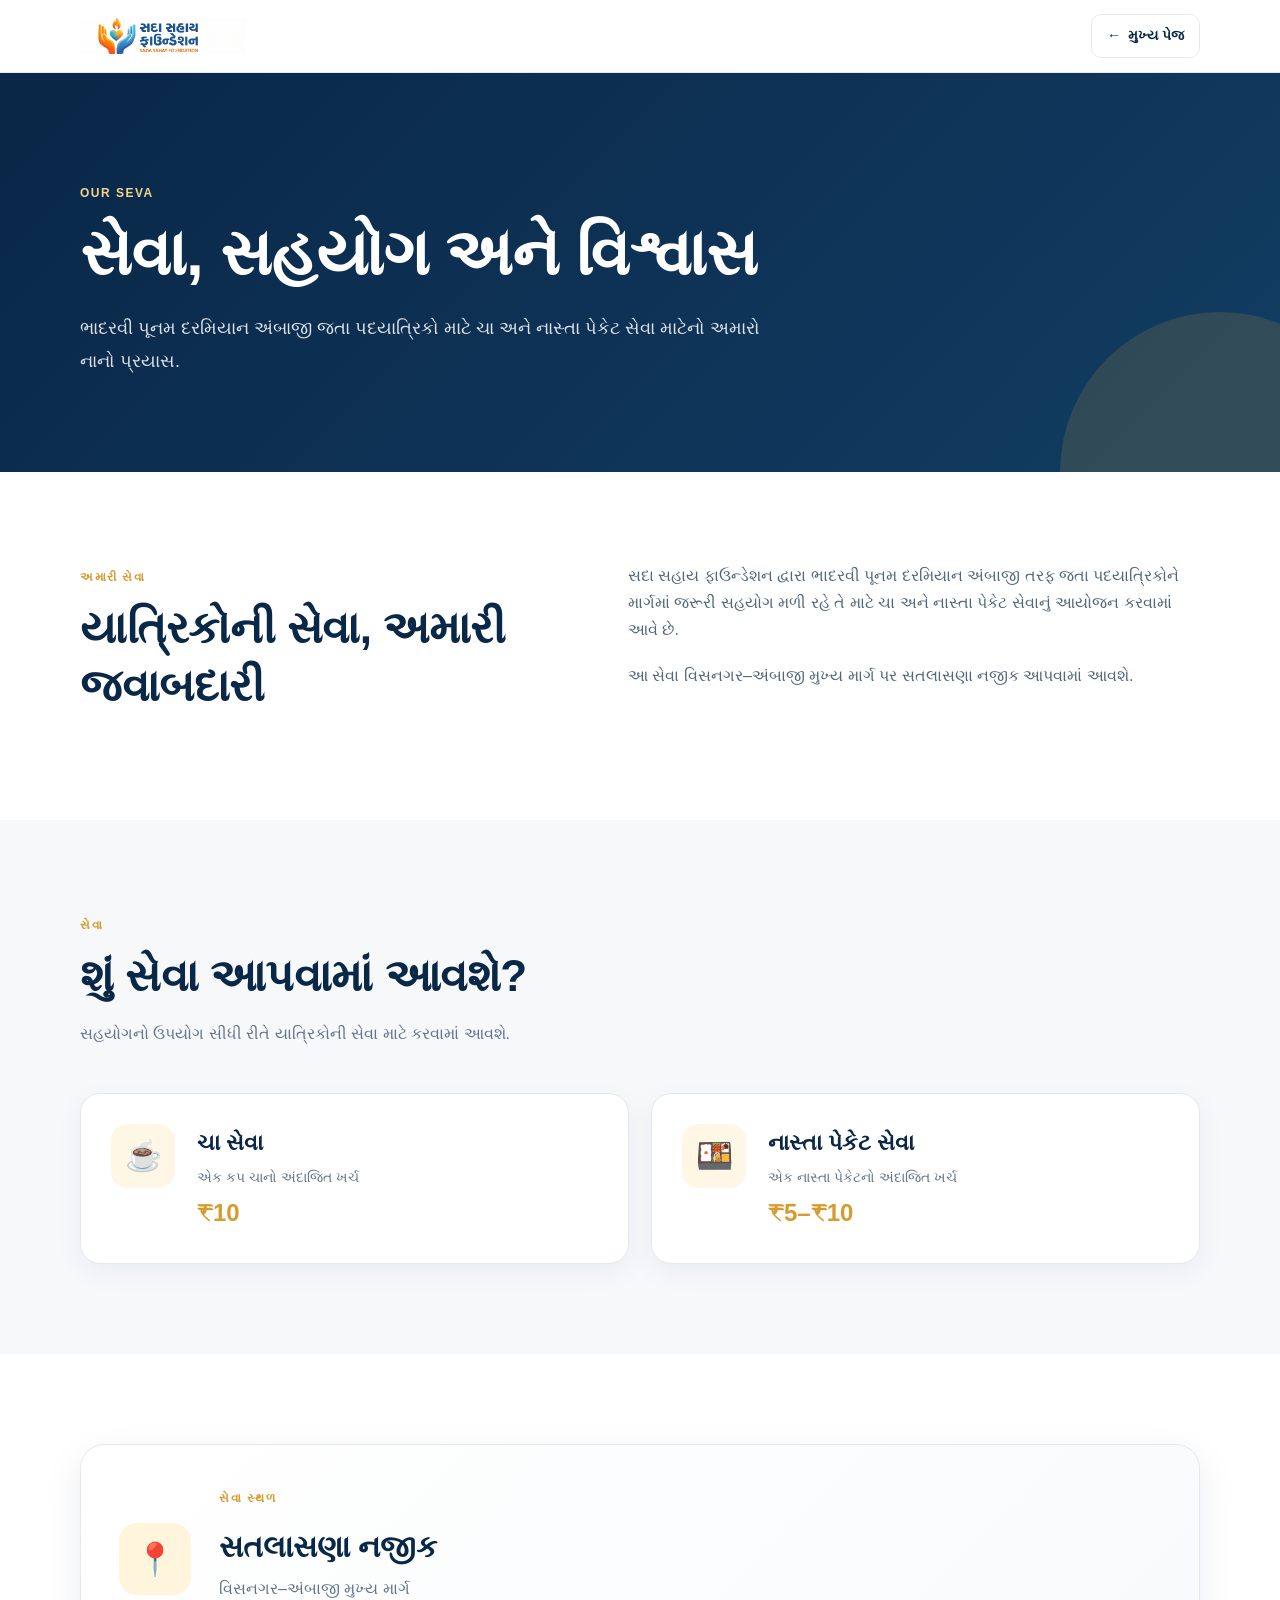
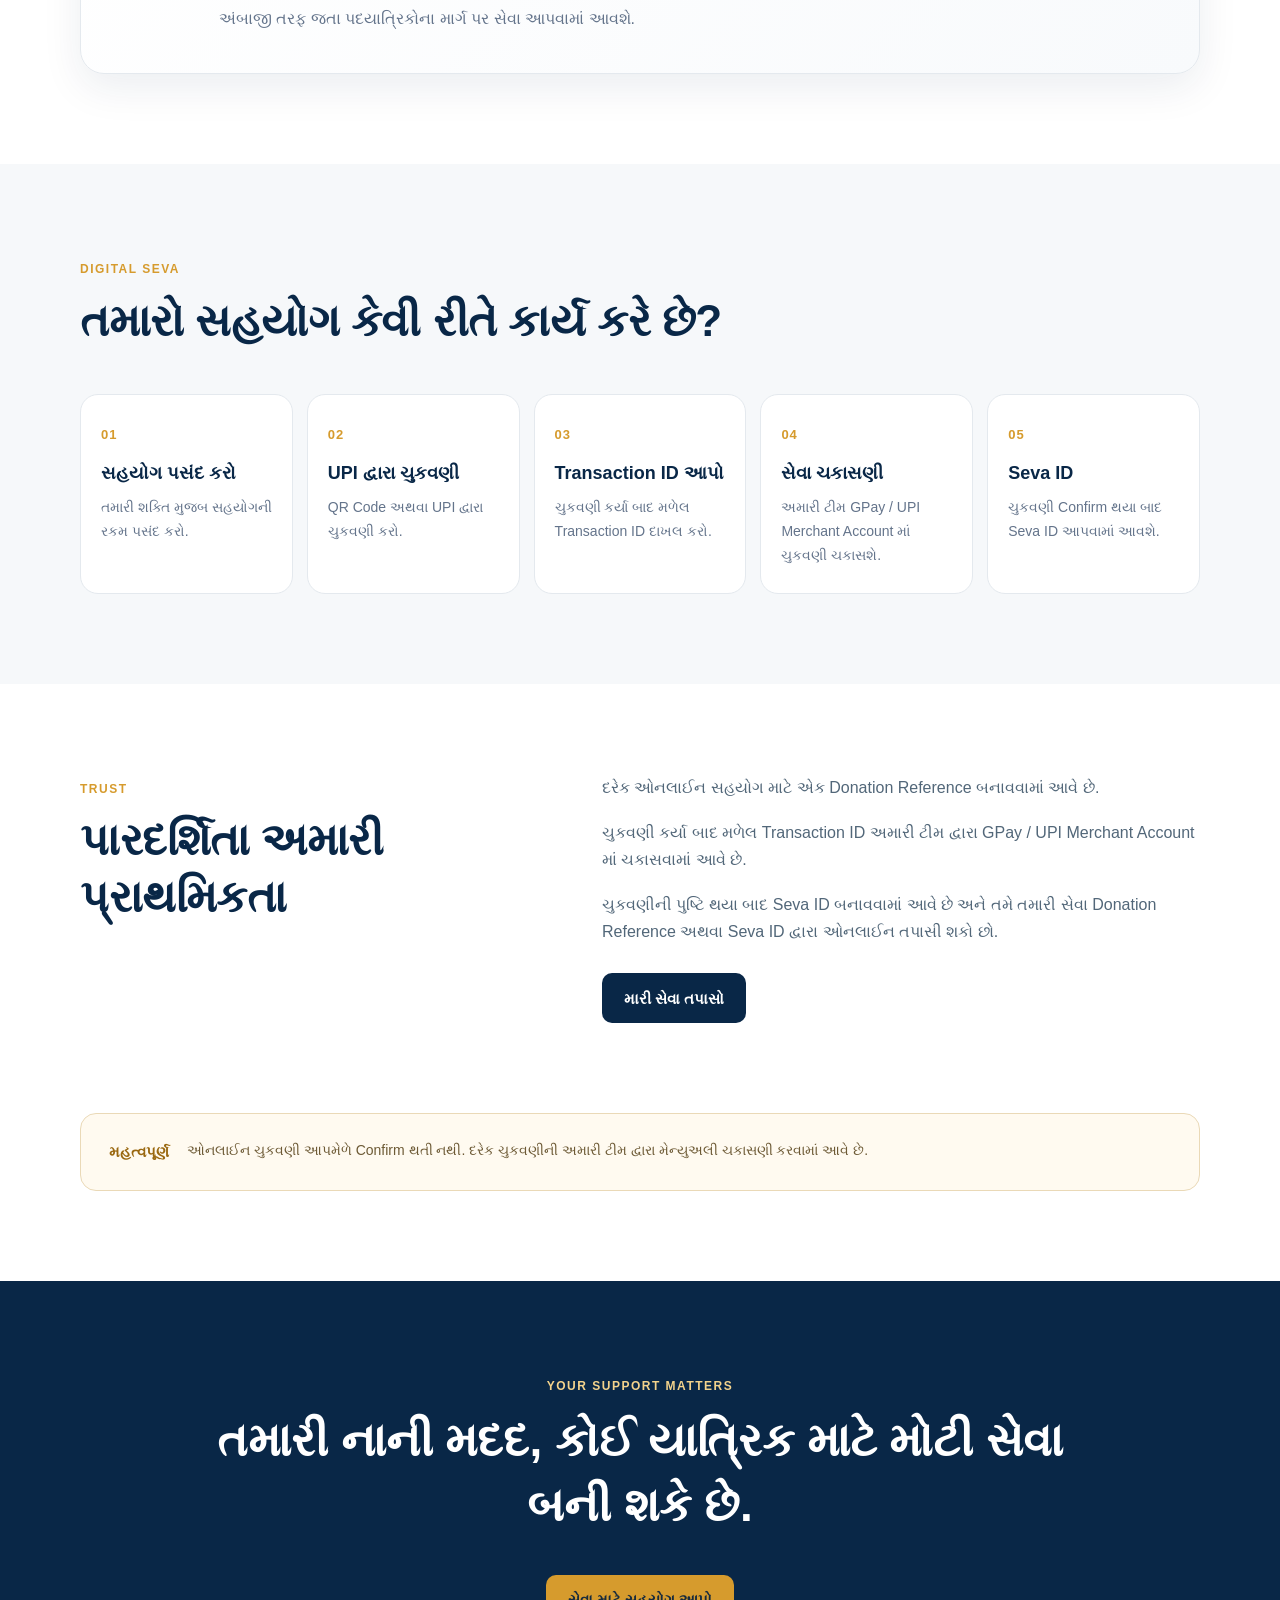
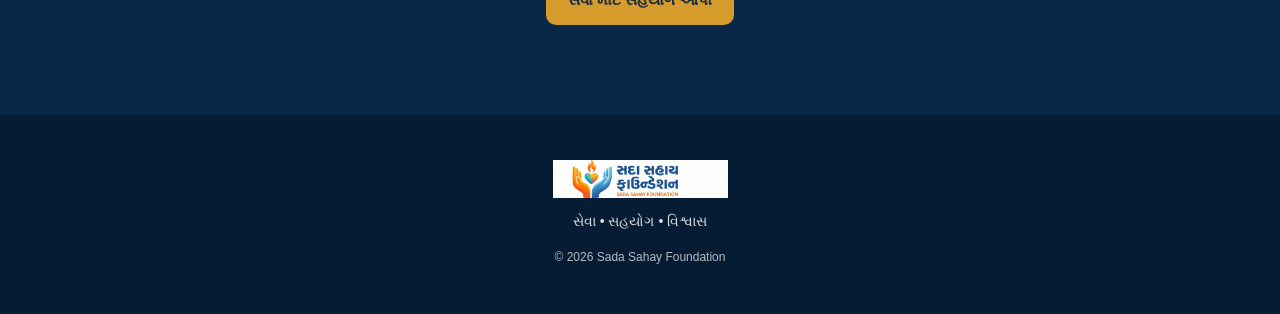
<file: about.html>
<!DOCTYPE html>
<html lang="gu">

<head>

    <meta charset="UTF-8">

    <meta name="viewport" content="width=device-width, initial-scale=1.0">

    <title>
        અમારા વિશે | સદા સહાય ફાઉન્ડેશન
    </title>

    <meta
        name="description"
        content="સદા સહાય ફાઉન્ડેશનની ભાદરવી પૂનમ ૨૦૨૬ સેવા, પદયાત્રિકો માટેની ચા અને નાસ્તા પેકેટ સેવા તથા ડિજિટલ સેવા વ્યવસ્થા વિશે જાણો."
    >

    <meta name="robots" content="index, follow">

    <link
        rel="canonical"
        href="https://ambaji.citysetu.in/about.html"
    >
    <link rel="stylesheet" href="./css/about.css">

    <link
        rel="icon"
        type="image/png"
        href="./assets/logo.png"
    >

</head>


<body>


    <!-- =========================================
         HEADER
    ========================================= -->

    <header class="about-header">

        <div class="container header-inner">

            <a
                href="./index.html"
                class="brand"
            >

                <img
                    src="./assets/logo.png"
                    alt="સદા સહાય ફાઉન્ડેશન"
                >

            </a>


            <a
                href="./index.html"
                class="back-link"
            >

                ←
                <span data-i18n="backToHome">
                    મુખ્ય પેજ
                </span>

            </a>

        </div>

    </header>



    <!-- =========================================
         HERO
    ========================================= -->

    <section class="about-hero">

        <div class="container">

            <span
                class="eyebrow"
                data-i18n="aboutHeroEyebrow"
            >
                OUR SEVA
            </span>


            <h1 data-i18n="aboutHeroHeading">
                સેવા, સહયોગ અને વિશ્વાસ
            </h1>


            <p data-i18n="aboutHeroDescription">
                ભાદરવી પૂનમ દરમિયાન અંબાજી જતા
                પદયાત્રિકો માટે ચા અને નાસ્તા પેકેટ
                સેવા માટેનો અમારો નાનો પ્રયાસ.
            </p>

        </div>

    </section>



    <main>


        <!-- =========================================
             WHO WE ARE
        ========================================= -->

        <section class="section">

            <div class="container two-column">

                <div>

                    <span
                        class="eyebrow"
                        data-i18n="aboutOurSeva"
                    >
                        અમારી સેવા
                    </span>


                    <h2 data-i18n="aboutResponsibilityHeading">
                        યાત્રિકોની સેવા,
                        અમારી જવાબદારી
                    </h2>

                </div>


                <div>

                    <p data-i18n="aboutParagraph1">
                        સદા સહાય ફાઉન્ડેશન દ્વારા ભાદરવી
                        પૂનમ દરમિયાન અંબાજી તરફ જતા
                        પદયાત્રિકોને માર્ગમાં જરૂરી સહયોગ
                        મળી રહે તે માટે ચા અને નાસ્તા પેકેટ
                        સેવાનું આયોજન કરવામાં આવે છે.
                    </p>


                    <p data-i18n="aboutParagraph2">
                        આ સેવા વિસનગર–અંબાજી મુખ્ય માર્ગ
                        પર સતલાસણા નજીક આપવામાં આવશે.
                    </p>

                </div>

            </div>

        </section>



        <!-- =========================================
             SERVICE
        ========================================= -->

        <section class="section light-section">

            <div class="container">

                <div class="section-heading">

                    <span
                        class="eyebrow"
                        data-i18n="aboutSeva"
                    >
                        સેવા
                    </span>


                    <h2 data-i18n="aboutServiceHeading">
                        શું સેવા આપવામાં આવશે?
                    </h2>


                    <p data-i18n="aboutServiceDescription">
                        સહયોગનો ઉપયોગ સીધી રીતે
                        યાત્રિકોની સેવા માટે કરવામાં આવશે.
                    </p>

                </div>


                <div class="service-grid">


                    <article class="service-card">

                        <div class="service-icon">
                            ☕
                        </div>


                        <div>

                            <h3 data-i18n="teaService">
                                ચા સેવા
                            </h3>


                            <p data-i18n="teaCostText">
                                એક કપ ચાનો અંદાજિત ખર્ચ
                            </p>


                            <strong>
                                ₹10
                            </strong>

                        </div>

                    </article>



                    <article class="service-card">

                        <div class="service-icon">
                            🍱
                        </div>


                        <div>

                            <h3 data-i18n="snackService">
                                નાસ્તા પેકેટ સેવા
                            </h3>


                            <p data-i18n="snackCostText">
                                એક નાસ્તા પેકેટનો અંદાજિત ખર્ચ
                            </p>


                            <strong>
                                ₹5–₹10
                            </strong>

                        </div>

                    </article>


                </div>

            </div>

        </section>



        <!-- =========================================
             LOCATION
        ========================================= -->

        <section class="section">

            <div class="container location-card">

                <div class="location-icon">
                    📍
                </div>


                <div>

                    <span
                        class="eyebrow"
                        data-i18n="aboutLocation"
                    >
                        સેવા સ્થળ
                    </span>


                    <h2 data-i18n="aboutLocationHeading">
                        સતલાસણા નજીક
                    </h2>


                    <p data-i18n="aboutLocationRoute">
                        વિસનગર–અંબાજી મુખ્ય માર્ગ
                    </p>


                    <p data-i18n="aboutLocationDescription">
                        અંબાજી તરફ જતા પદયાત્રિકોના
                        માર્ગ પર સેવા આપવામાં આવશે.
                    </p>

                </div>

            </div>

        </section>



        <!-- =========================================
             HOW IT WORKS
        ========================================= -->

        <section class="section light-section">

            <div class="container">

                <div class="section-heading">

                    <span
                        class="eyebrow"
                        data-i18n="digitalSeva"
                    >
                        DIGITAL SEVA
                    </span>


                    <h2 data-i18n="aboutHowItWorksHeading">
                        તમારો સહયોગ કેવી રીતે કાર્ય કરે છે?
                    </h2>

                </div>


                <div class="steps-grid">


                    <div class="step-card">

                        <span>
                            01
                        </span>


                        <h3 data-i18n="step1Heading">
                            સહયોગ પસંદ કરો
                        </h3>


                        <p data-i18n="step1Description">
                            તમારી શક્તિ મુજબ સહયોગની
                            રકમ પસંદ કરો.
                        </p>

                    </div>



                    <div class="step-card">

                        <span>
                            02
                        </span>


                        <h3 data-i18n="step2Heading">
                            UPI દ્વારા ચુકવણી
                        </h3>


                        <p data-i18n="step2Description">
                            QR Code અથવા UPI દ્વારા
                            ચુકવણી કરો.
                        </p>

                    </div>



                    <div class="step-card">

                        <span>
                            03
                        </span>


                        <h3 data-i18n="step3Heading">
                            Transaction ID આપો
                        </h3>


                        <p data-i18n="step3Description">
                            ચુકવણી કર્યા બાદ મળેલ
                            Transaction ID દાખલ કરો.
                        </p>

                    </div>



                    <div class="step-card">

                        <span>
                            04
                        </span>


                        <h3 data-i18n="step4Heading">
                            સેવા ચકાસણી
                        </h3>


                        <p data-i18n="step4Description">
                            અમારી ટીમ GPay / UPI Merchant
                            Account માં ચુકવણી ચકાસશે.
                        </p>

                    </div>



                    <div class="step-card">

                        <span>
                            05
                        </span>


                        <h3 data-i18n="step5Heading">
                            Seva ID
                        </h3>


                        <p data-i18n="step5Description">
                            ચુકવણી Confirm થયા બાદ
                            Seva ID આપવામાં આવશે.
                        </p>

                    </div>


                </div>

            </div>

        </section>



        <!-- =========================================
             TRANSPARENCY
        ========================================= -->

        <section class="section">

            <div class="container transparency">

                <div>

                    <span
                        class="eyebrow"
                        data-i18n="trust"
                    >
                        TRUST
                    </span>


                    <h2 data-i18n="transparencyHeading">
                        પારદર્શિતા અમારી પ્રાથમિકતા
                    </h2>

                </div>


                <div class="transparency-content">

                    <p data-i18n="transparencyParagraph1">
                        દરેક ઓનલાઈન સહયોગ માટે એક
                        Donation Reference બનાવવામાં આવે છે.
                    </p>


                    <p data-i18n="transparencyParagraph2">
                        ચુકવણી કર્યા બાદ મળેલ Transaction ID
                        અમારી ટીમ દ્વારા GPay / UPI Merchant
                        Account માં ચકાસવામાં આવે છે.
                    </p>


                    <p data-i18n="transparencyParagraph3">
                        ચુકવણીની પુષ્ટિ થયા બાદ Seva ID
                        બનાવવામાં આવે છે અને તમે તમારી સેવા
                        Donation Reference અથવા Seva ID દ્વારા
                        ઓનલાઈન તપાસી શકો છો.
                    </p>


                    <a
                        href="./status.html"
                        class="btn"
                        data-i18n="checkMySeva"
                    >
                        મારી સેવા તપાસો
                    </a>

                </div>

            </div>

        </section>



        <!-- =========================================
             IMPORTANT NOTE
        ========================================= -->

        <section class="section note-section">

            <div class="container">

                <div class="note-card">

                    <strong data-i18n="important">
                        મહત્વપૂર્ણ
                    </strong>


                    <p data-i18n="importantDescription">
                        ઓનલાઈન ચુકવણી આપમેળે Confirm થતી નથી.
                        દરેક ચુકવણીની અમારી ટીમ દ્વારા
                        મેન્યુઅલી ચકાસણી કરવામાં આવે છે.
                    </p>

                </div>

            </div>

        </section>



        <!-- =========================================
             CTA
        ========================================= -->

        <section class="about-cta">

            <div class="container">

                <span
                    class="eyebrow"
                    data-i18n="yourSupportMatters"
                >
                    YOUR SUPPORT MATTERS
                </span>


                <h2 data-i18n="donateHeading">
                    તમારી નાની મદદ,
                    કોઈ યાત્રિક માટે મોટી સેવા બની શકે છે.
                </h2>


                <a
                    href="./donate.html"
                    class="btn btn-primary"
                    data-i18n="donateForSeva"
                >
                    સેવા માટે સહયોગ આપો
                </a>

            </div>

        </section>


    </main>



    <!-- =========================================
         FOOTER
    ========================================= -->

    <footer class="footer">

        <div class="container">

            <img
                src="./assets/logo.png"
                alt="સદા સહાય ફાઉન્ડેશન"
            >


            <p data-i18n="footerTagline">
                સેવા • સહયોગ • વિશ્વાસ
            </p>


            <small>
                © 2026 Sada Sahay Foundation
            </small>

        </div>

    </footer>


    <!-- LANGUAGE SYSTEM -->

    <script
        type="module"
        src="./js/language.js"
    ></script>


</body>

</html>
</file>
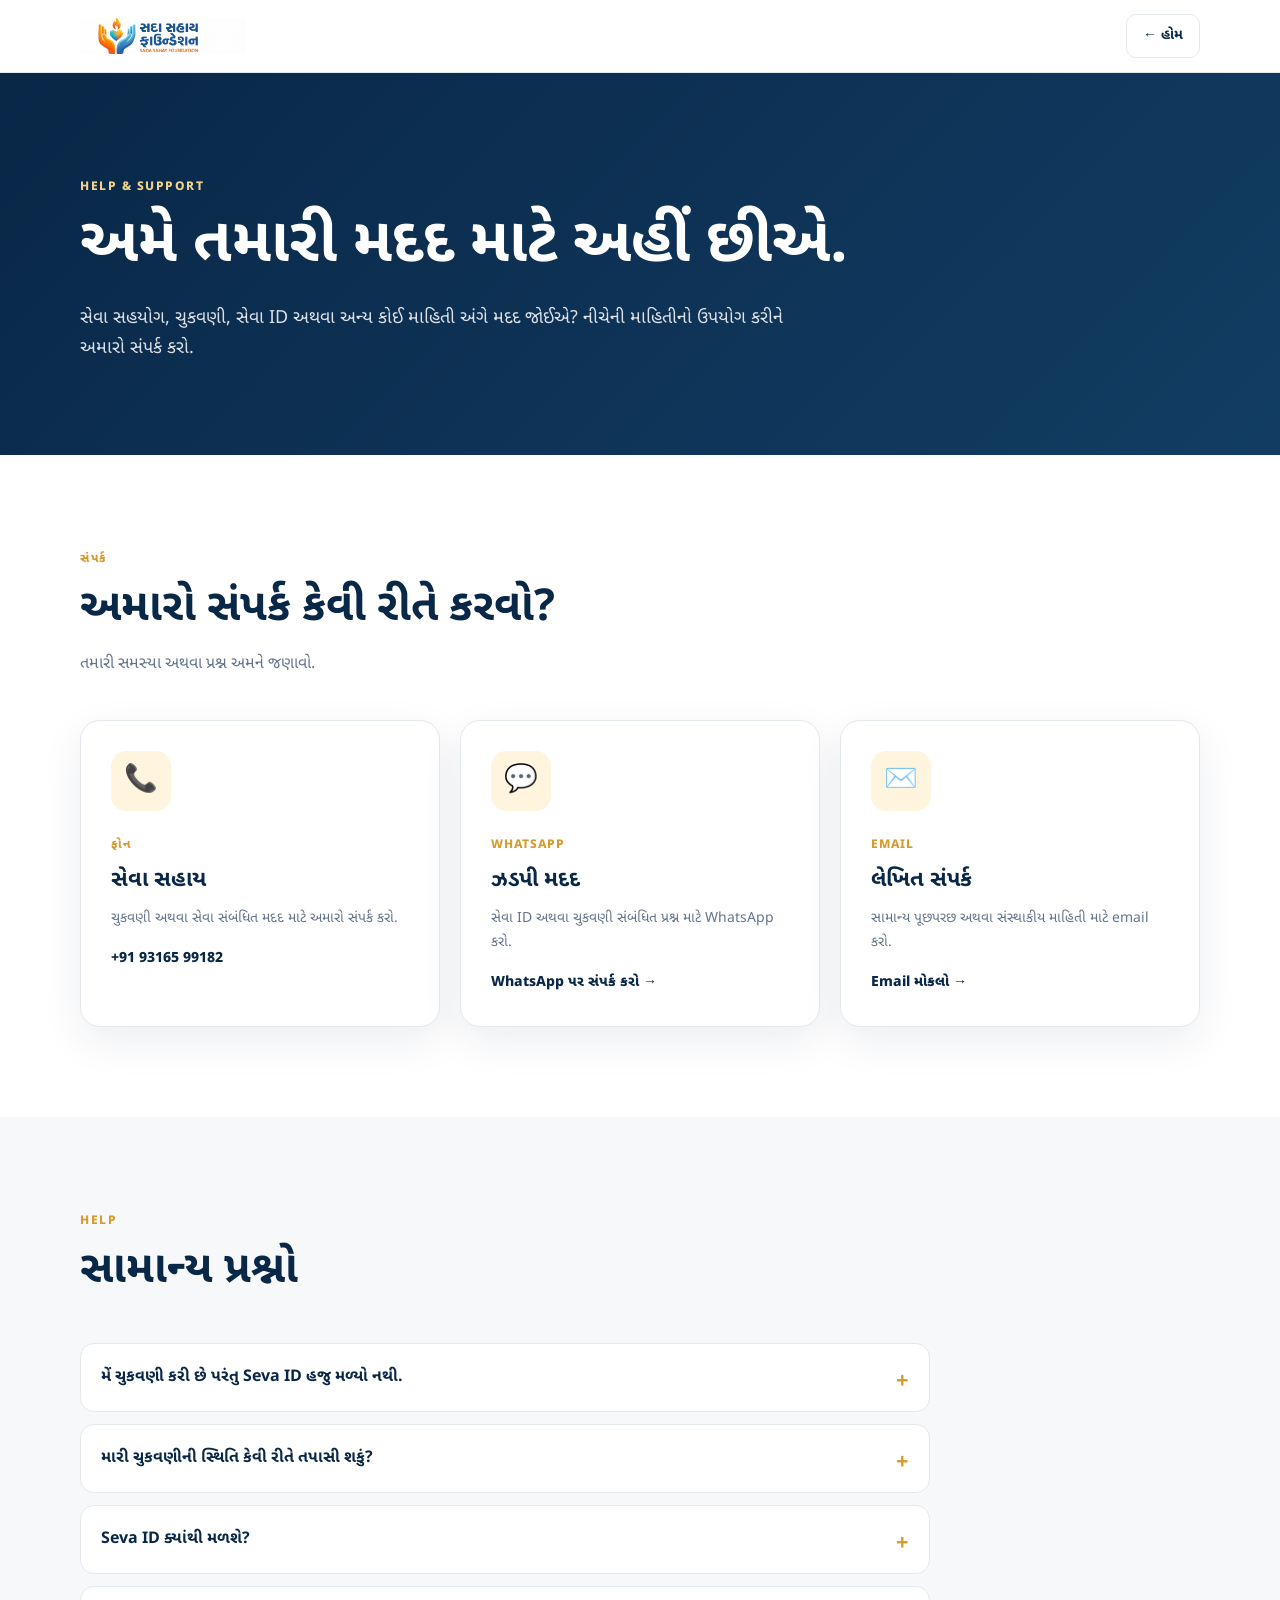
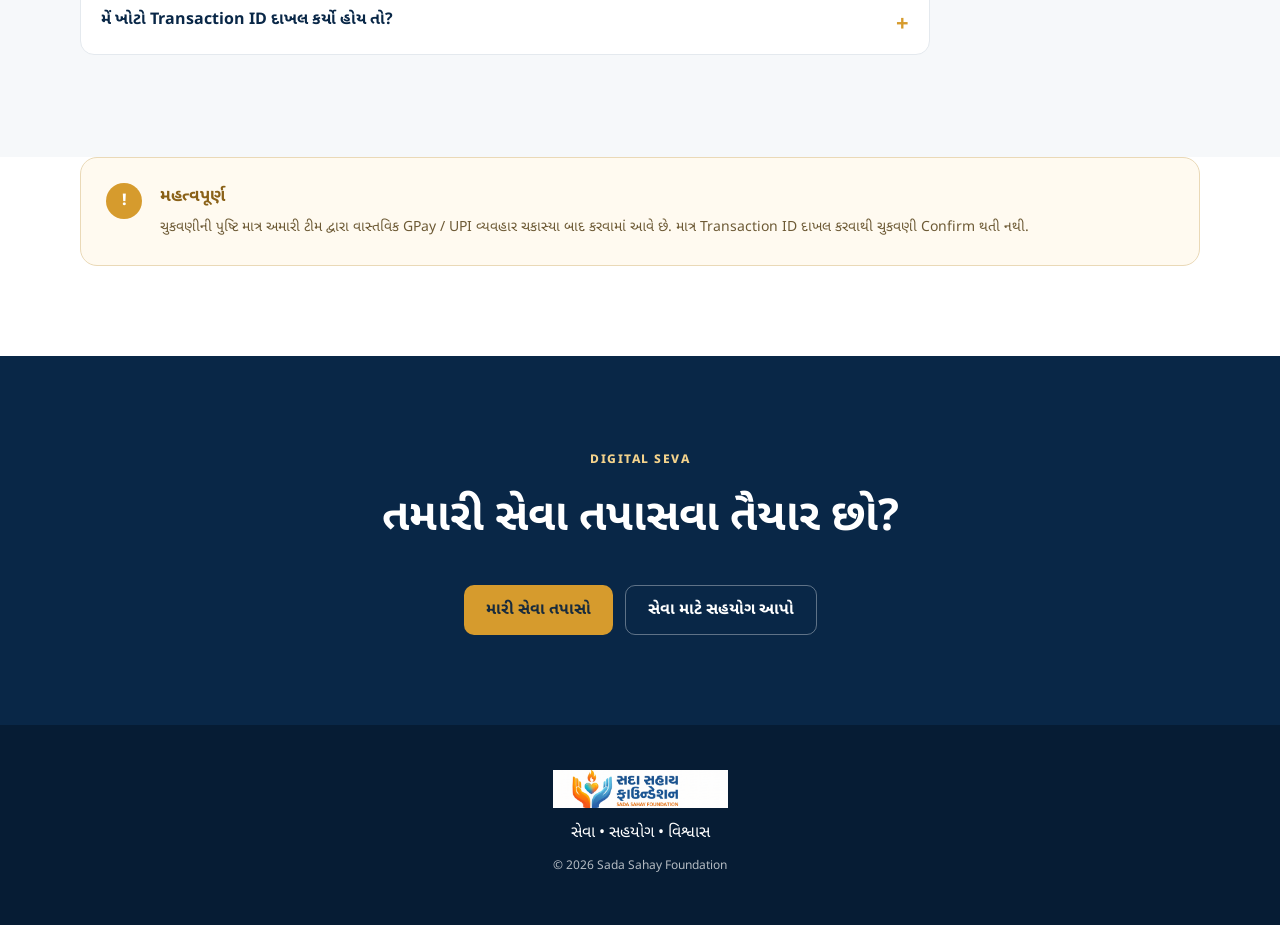
<file: contact.html>
<!DOCTYPE html>
<html lang="gu">

<head>

    <meta charset="UTF-8">

    <meta name="viewport" content="width=device-width, initial-scale=1.0">

    <meta name="description"
        content="સદા સહાય ફાઉન્ડેશનનો સંપર્ક કરો. ભાદરવી પૂનમ સેવા ૨૦૨૬ સંબંધિત મદદ અને માહિતી માટે સંપર્ક.">

    <title>
        સંપર્ક અને મદદ | સદા સહાય ફાઉન્ડેશન
    </title>

    <link rel="preconnect" href="https://fonts.googleapis.com">

    <link rel="preconnect" href="https://fonts.gstatic.com" crossorigin>

    <link href="https://fonts.googleapis.com/css2?family=Noto+Sans+Gujarati:wght@400;500;600;700;800&display=swap"
        rel="stylesheet">

    <link rel="stylesheet" href="./css/contact.css">

</head>


<body>


    <!-- =========================================
     HEADER
========================================= -->

    <header class="contact-header">

        <div class="container header-inner">

            <a href="./index.html" class="brand">

                <img src="./assets/logo.png" alt="સદા સહાય ફાઉન્ડેશન">

            </a>


            <a href="./index.html" class="back-link">
                ← હોમ
            </a>

        </div>

    </header>



    <main>


        <!-- =========================================
     HERO
========================================= -->

        <section class="contact-hero">

            <div class="container">

                <span class="eyebrow">
                    HELP & SUPPORT
                </span>

                <h1>
                    અમે તમારી મદદ માટે અહીં છીએ.
                </h1>

                <p>
                    સેવા સહયોગ, ચુકવણી, સેવા ID અથવા
                    અન્ય કોઈ માહિતી અંગે મદદ જોઈએ?
                    નીચેની માહિતીનો ઉપયોગ કરીને અમારો સંપર્ક કરો.
                </p>

            </div>

        </section>



        <!-- =========================================
     CONTACT OPTIONS
========================================= -->

        <section class="section">

            <div class="container">

                <div class="section-heading">

                    <span class="eyebrow">
                        સંપર્ક
                    </span>

                    <h2>
                        અમારો સંપર્ક કેવી રીતે કરવો?
                    </h2>

                    <p>
                        તમારી સમસ્યા અથવા પ્રશ્ન અમને જણાવો.
                    </p>

                </div>


                <div class="contact-grid">


                    <!-- PHONE -->

                    <article class="contact-card">

                        <div class="contact-icon">
                            📞
                        </div>

                        <div>

                            <span class="card-label">
                                ફોન
                            </span>

                            <h3>
                                સેવા સહાય
                            </h3>

                            <p>
                                ચુકવણી અથવા સેવા સંબંધિત
                                મદદ માટે અમારો સંપર્ક કરો.
                            </p>

                            <a href="tel:+919316599182" class="contact-link">
                                +91 93165 99182
                            </a>

                        </div>

                    </article>



                    <!-- WHATSAPP -->

                    <article class="contact-card">

                        <div class="contact-icon">
                            💬
                        </div>

                        <div>

                            <span class="card-label">
                                WhatsApp
                            </span>

                            <h3>
                                ઝડપી મદદ
                            </h3>

                            <p>
                                સેવા ID અથવા ચુકવણી સંબંધિત
                                પ્રશ્ન માટે WhatsApp કરો.
                            </p>

                            <a href="https://wa.me/919316599182" class="contact-link">
                                WhatsApp પર સંપર્ક કરો →
                            </a>

                        </div>

                    </article>



                    <!-- EMAIL -->

                    <article class="contact-card">

                        <div class="contact-icon">
                            ✉️
                        </div>

                        <div>

                            <span class="card-label">
                                Email
                            </span>

                            <h3>
                                લેખિત સંપર્ક
                            </h3>

                            <p>
                                સામાન્ય પૂછપરછ અથવા સંસ્થાકીય
                                માહિતી માટે email કરો.
                            </p>

                            <a href="mailto:YOUR_EMAIL@example.com" class="contact-link">
                                Email મોકલો →
                            </a>

                        </div>

                    </article>


                </div>

            </div>

        </section>



        <!-- =========================================
     COMMON QUESTIONS
========================================= -->

        <section class="section faq-section">

            <div class="container">

                <div class="section-heading">

                    <span class="eyebrow">
                        HELP
                    </span>

                    <h2>
                        સામાન્ય પ્રશ્નો
                    </h2>

                </div>


                <div class="faq-list">


                    <details class="faq-item">

                        <summary>
                            મેં ચુકવણી કરી છે પરંતુ Seva ID હજુ મળ્યો નથી.
                        </summary>

                        <p>
                            ચુકવણી કર્યા પછી Transaction ID દાખલ કરો.
                            અમારી ટીમ ચુકવણી ચકાસ્યા બાદ Seva ID
                            આપવામાં આવશે.
                        </p>

                    </details>



                    <details class="faq-item">

                        <summary>
                            મારી ચુકવણીની સ્થિતિ કેવી રીતે તપાસી શકું?
                        </summary>

                        <p>
                            "મારી સેવા" પેજ પર જઈને તમારો
                            Donation Reference દાખલ કરો અને
                            ચુકવણીની સ્થિતિ તપાસો.
                        </p>

                    </details>



                    <details class="faq-item">

                        <summary>
                            Seva ID ક્યાંથી મળશે?
                        </summary>

                        <p>
                            ચુકવણી Confirm થયા પછી તમને
                            Seva ID આપવામાં આવશે. આ ID સાચવી રાખો.
                        </p>

                    </details>



                    <details class="faq-item">

                        <summary>
                            મેં ખોટો Transaction ID દાખલ કર્યો હોય તો?
                        </summary>

                        <p>
                            શક્ય તેટલી વહેલી તકે સેવા ટીમનો
                            સંપર્ક કરો અને સાચી માહિતી આપો.
                        </p>

                    </details>


                </div>

            </div>

        </section>



        <!-- =========================================
     IMPORTANT NOTE
========================================= -->

        <section class="section note-section">

            <div class="container">

                <div class="note-card">

                    <div class="note-icon">
                        !
                    </div>

                    <div>

                        <h3>
                            મહત્વપૂર્ણ
                        </h3>

                        <p>
                            ચુકવણીની પુષ્ટિ માત્ર અમારી ટીમ દ્વારા
                            વાસ્તવિક GPay / UPI વ્યવહાર ચકાસ્યા
                            બાદ કરવામાં આવે છે. માત્ર Transaction ID
                            દાખલ કરવાથી ચુકવણી Confirm થતી નથી.
                        </p>

                    </div>

                </div>

            </div>

        </section>



        <!-- =========================================
     CTA
========================================= -->

        <section class="contact-cta">

            <div class="container">

                <span class="eyebrow">
                    DIGITAL SEVA
                </span>

                <h2>
                    તમારી સેવા તપાસવા તૈયાર છો?
                </h2>

                <div class="cta-actions">

                    <a href="./status.html" class="btn btn-primary">
                        મારી સેવા તપાસો
                    </a>

                    <a href="./donate.html" class="btn btn-secondary">
                        સેવા માટે સહયોગ આપો
                    </a>

                </div>

            </div>

        </section>


    </main>



    <!-- =========================================
     FOOTER
========================================= -->

    <footer class="footer">

        <img src="./assets/logo.png" alt="સદા સહાય ફાઉન્ડેશન">

        <p>
            સેવા • સહયોગ • વિશ્વાસ
        </p>

        <small>
            © 2026 Sada Sahay Foundation
        </small>

    </footer>

    <script type="module" src="./js/language.js">
    </script>
</body>

</html>
</file>
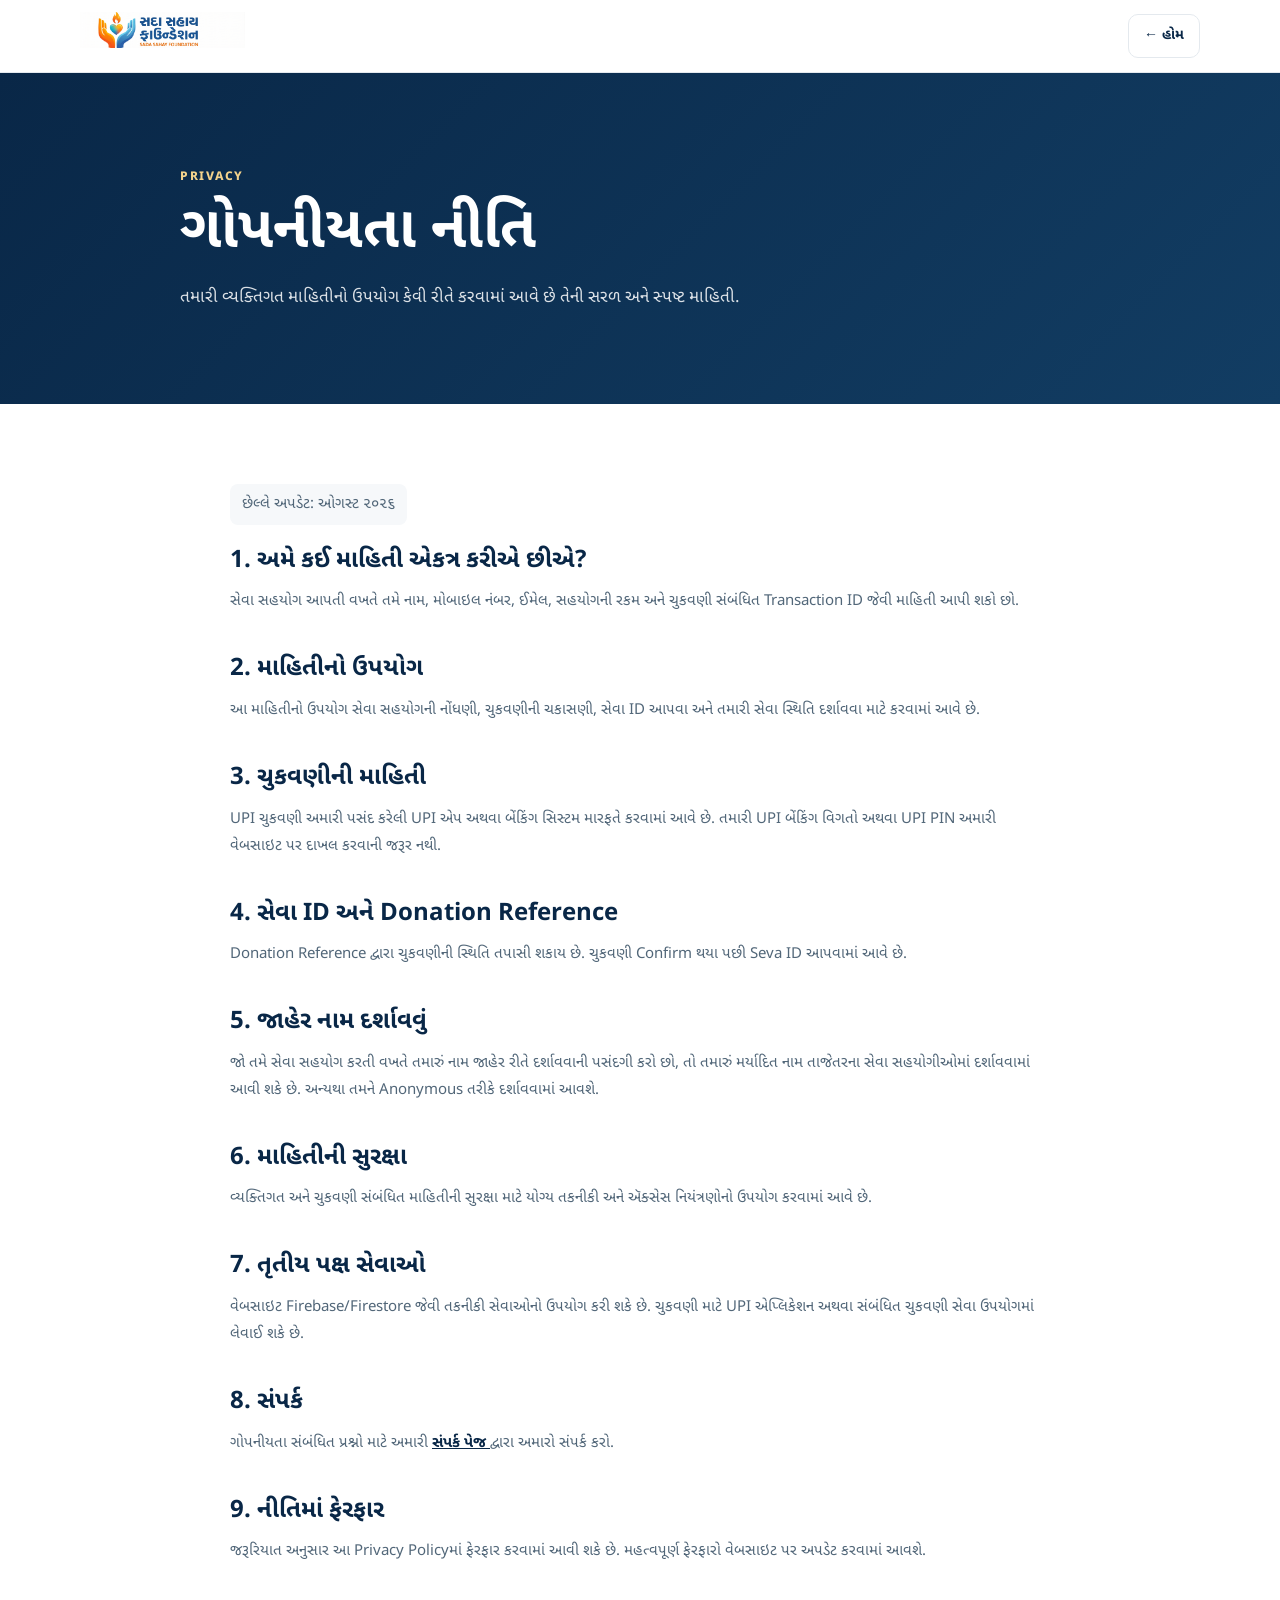
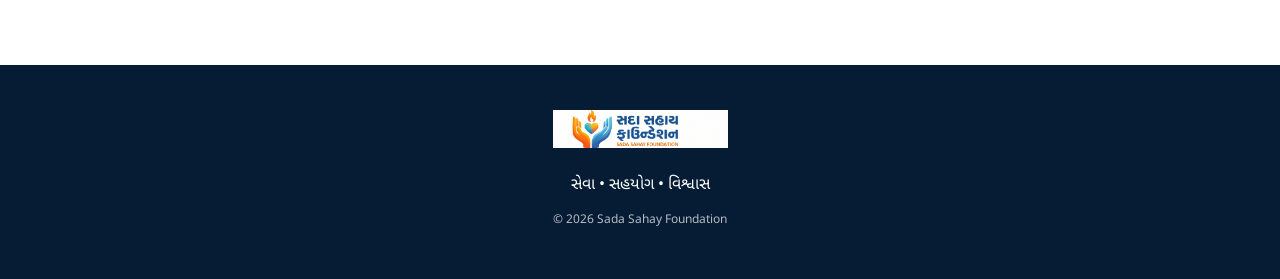
<file: privacy.html>
<!DOCTYPE html>
<html lang="gu">

<head>
    <meta charset="UTF-8">

    <meta name="viewport" content="width=device-width, initial-scale=1.0">

    <meta name="description" content="સદા સહાય ફાઉન્ડેશનની Privacy Policy.">

    <title>
        Privacy Policy | સદા સહાય ફાઉન્ડેશન
    </title>

    <link rel="preconnect" href="https://fonts.googleapis.com">

    <link rel="preconnect" href="https://fonts.gstatic.com" crossorigin>

    <link href="https://fonts.googleapis.com/css2?family=Noto+Sans+Gujarati:wght@400;500;600;700;800&display=swap"
        rel="stylesheet">

    <link rel="stylesheet" href="./css/legal.css">
</head>

<body>

    <header class="legal-header">

        <div class="container header-inner">

            <a href="./index.html" class="brand">
                <img src="./assets/logo.png" alt="સદા સહાય ફાઉન્ડેશન">
            </a>

            <a href="./index.html" class="back-link">
                ← હોમ
            </a>

        </div>

    </header>


    <main>

        <section class="legal-hero">

            <div class="container">

                <span class="eyebrow">
                    PRIVACY
                </span>

                <h1>
                    ગોપનીયતા નીતિ
                </h1>

                <p>
                    તમારી વ્યક્તિગત માહિતીનો ઉપયોગ કેવી રીતે કરવામાં આવે
                    છે તેની સરળ અને સ્પષ્ટ માહિતી.
                </p>

            </div>

        </section>


        <section class="legal-section">

            <div class="container legal-content">

                <p class="updated">
                    છેલ્લે અપડેટ: ઓગસ્ટ ૨૦૨૬
                </p>


                <h2>1. અમે કઈ માહિતી એકત્ર કરીએ છીએ?</h2>

                <p>
                    સેવા સહયોગ આપતી વખતે તમે નામ, મોબાઇલ નંબર,
                    ઈમેલ, સહયોગની રકમ અને ચુકવણી સંબંધિત
                    Transaction ID જેવી માહિતી આપી શકો છો.
                </p>


                <h2>2. માહિતીનો ઉપયોગ</h2>

                <p>
                    આ માહિતીનો ઉપયોગ સેવા સહયોગની નોંધણી,
                    ચુકવણીની ચકાસણી, સેવા ID આપવા અને
                    તમારી સેવા સ્થિતિ દર્શાવવા માટે કરવામાં આવે છે.
                </p>


                <h2>3. ચુકવણીની માહિતી</h2>

                <p>
                    UPI ચુકવણી અમારી પસંદ કરેલી UPI એપ અથવા
                    બેંકિંગ સિસ્ટમ મારફતે કરવામાં આવે છે.
                    તમારી UPI બેંકિંગ વિગતો અથવા UPI PIN
                    અમારી વેબસાઇટ પર દાખલ કરવાની જરૂર નથી.
                </p>


                <h2>4. સેવા ID અને Donation Reference</h2>

                <p>
                    Donation Reference દ્વારા ચુકવણીની સ્થિતિ
                    તપાસી શકાય છે. ચુકવણી Confirm થયા પછી
                    Seva ID આપવામાં આવે છે.
                </p>


                <h2>5. જાહેર નામ દર્શાવવું</h2>

                <p>
                    જો તમે સેવા સહયોગ કરતી વખતે તમારું નામ
                    જાહેર રીતે દર્શાવવાની પસંદગી કરો છો,
                    તો તમારું મર્યાદિત નામ તાજેતરના
                    સેવા સહયોગીઓમાં દર્શાવવામાં આવી શકે છે.
                    અન્યથા તમને Anonymous તરીકે દર્શાવવામાં આવશે.
                </p>


                <h2>6. માહિતીની સુરક્ષા</h2>

                <p>
                    વ્યક્તિગત અને ચુકવણી સંબંધિત માહિતીની સુરક્ષા
                    માટે યોગ્ય તકનીકી અને ઍક્સેસ નિયંત્રણોનો
                    ઉપયોગ કરવામાં આવે છે.
                </p>


                <h2>7. તૃતીય પક્ષ સેવાઓ</h2>

                <p>
                    વેબસાઇટ Firebase/Firestore જેવી તકનીકી સેવાઓનો
                    ઉપયોગ કરી શકે છે. ચુકવણી માટે UPI એપ્લિકેશન
                    અથવા સંબંધિત ચુકવણી સેવા ઉપયોગમાં લેવાઈ શકે છે.
                </p>


                <h2>8. સંપર્ક</h2>

                <p>
                    ગોપનીયતા સંબંધિત પ્રશ્નો માટે અમારી
                    <a href="./contact.html">
                        સંપર્ક પેજ
                    </a>
                    દ્વારા અમારો સંપર્ક કરો.
                </p>


                <h2>9. નીતિમાં ફેરફાર</h2>

                <p>
                    જરૂરિયાત અનુસાર આ Privacy Policyમાં ફેરફાર
                    કરવામાં આવી શકે છે. મહત્વપૂર્ણ ફેરફારો
                    વેબસાઇટ પર અપડેટ કરવામાં આવશે.
                </p>

            </div>

        </section>


    </main>


    <footer class="footer">

        <img src="./assets/logo.png" alt="સદા સહાય ફાઉન્ડેશન">

        <p>
            સેવા • સહયોગ • વિશ્વાસ
        </p>

        <small>
            © 2026 Sada Sahay Foundation
        </small>

    </footer>
    <script type="module" src="./js/language.js">
    </script>
</body>

</html>
</file>
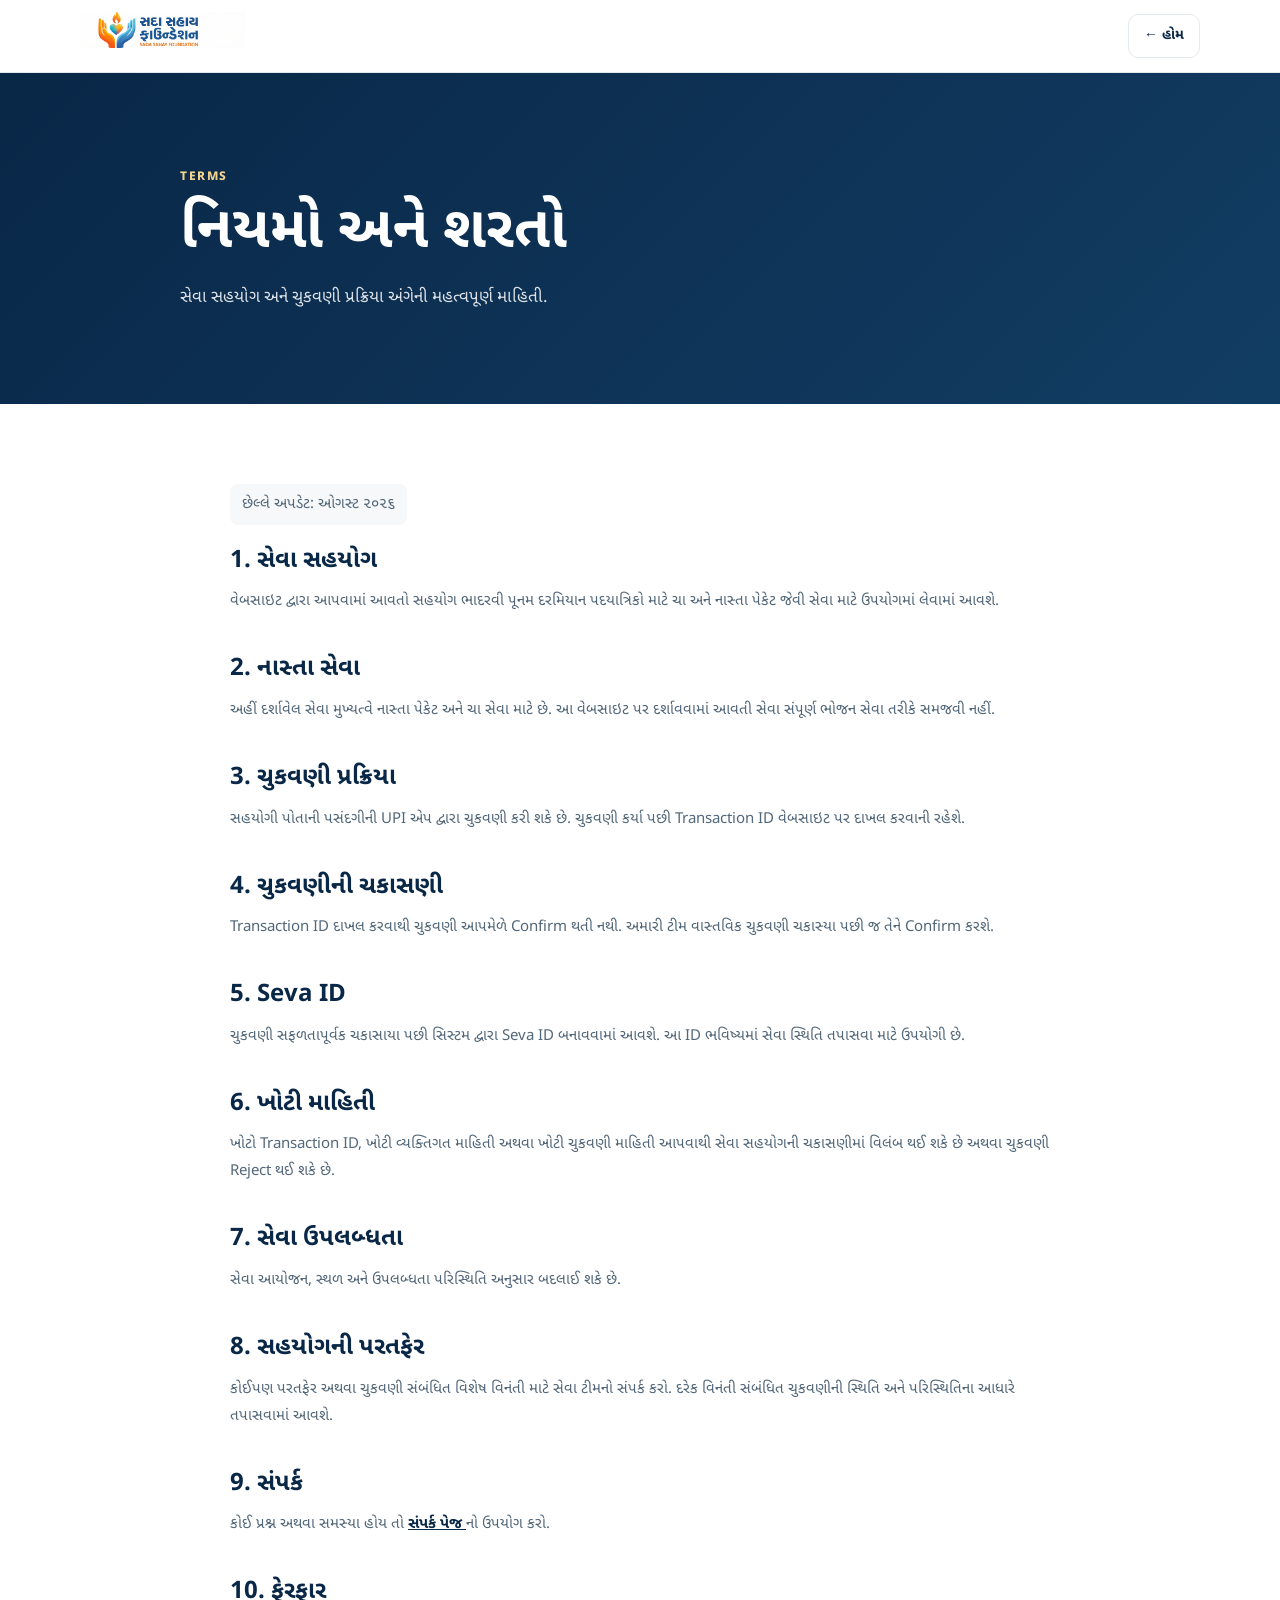
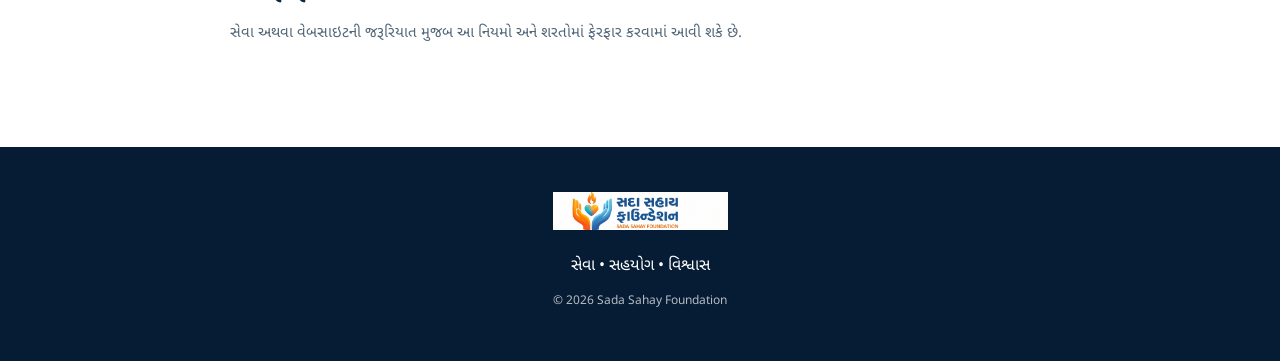
<file: terms.html>
<!DOCTYPE html>
<html lang="gu">

<head>

    <meta charset="UTF-8">

    <meta
        name="viewport"
        content="width=device-width, initial-scale=1.0"
    >

    <meta
        name="description"
        content="સદા સહાય ફાઉન્ડેશન સેવા સહયોગ અને ચુકવણી સંબંધિત નિયમો."
    >

    <title>
        નિયમો અને શરતો | સદા સહાય ફાઉન્ડેશન
    </title>

    <link
        rel="preconnect"
        href="https://fonts.googleapis.com"
    >

    <link
        rel="preconnect"
        href="https://fonts.gstatic.com"
        crossorigin
    >

    <link
        href="https://fonts.googleapis.com/css2?family=Noto+Sans+Gujarati:wght@400;500;600;700;800&display=swap"
        rel="stylesheet"
    >

    <link
        rel="stylesheet"
        href="./css/legal.css"
    >

</head>


<body>

<header class="legal-header">

    <div class="container header-inner">

        <a href="./index.html" class="brand">

            <img
                src="./assets/logo.png"
                alt="સદા સહાય ફાઉન્ડેશન"
            >

        </a>


        <a
            href="./index.html"
            class="back-link"
        >
            ← હોમ
        </a>

    </div>

</header>


<main>

<section class="legal-hero">

    <div class="container">

        <span class="eyebrow">
            TERMS
        </span>

        <h1>
            નિયમો અને શરતો
        </h1>

        <p>
            સેવા સહયોગ અને ચુકવણી પ્રક્રિયા અંગેની
            મહત્વપૂર્ણ માહિતી.
        </p>

    </div>

</section>


<section class="legal-section">

<div class="container legal-content">

    <p class="updated">
        છેલ્લે અપડેટ: ઓગસ્ટ ૨૦૨૬
    </p>


    <h2>1. સેવા સહયોગ</h2>

    <p>
        વેબસાઇટ દ્વારા આપવામાં આવતો સહયોગ
        ભાદરવી પૂનમ દરમિયાન પદયાત્રિકો માટે
        ચા અને નાસ્તા પેકેટ જેવી સેવા માટે
        ઉપયોગમાં લેવામાં આવશે.
    </p>


    <h2>2. નાસ્તા સેવા</h2>

    <p>
        અહીં દર્શાવેલ સેવા મુખ્યત્વે
        નાસ્તા પેકેટ અને ચા સેવા માટે છે.
        આ વેબસાઇટ પર દર્શાવવામાં આવતી સેવા
        સંપૂર્ણ ભોજન સેવા તરીકે સમજવી નહીં.
    </p>


    <h2>3. ચુકવણી પ્રક્રિયા</h2>

    <p>
        સહયોગી પોતાની પસંદગીની UPI એપ દ્વારા
        ચુકવણી કરી શકે છે. ચુકવણી કર્યા પછી
        Transaction ID વેબસાઇટ પર દાખલ કરવાની રહેશે.
    </p>


    <h2>4. ચુકવણીની ચકાસણી</h2>

    <p>
        Transaction ID દાખલ કરવાથી ચુકવણી
        આપમેળે Confirm થતી નથી.
        અમારી ટીમ વાસ્તવિક ચુકવણી ચકાસ્યા
        પછી જ તેને Confirm કરશે.
    </p>


    <h2>5. Seva ID</h2>

    <p>
        ચુકવણી સફળતાપૂર્વક ચકાસાયા પછી
        સિસ્ટમ દ્વારા Seva ID બનાવવામાં આવશે.
        આ ID ભવિષ્યમાં સેવા સ્થિતિ તપાસવા
        માટે ઉપયોગી છે.
    </p>


    <h2>6. ખોટી માહિતી</h2>

    <p>
        ખોટો Transaction ID, ખોટી વ્યક્તિગત માહિતી
        અથવા ખોટી ચુકવણી માહિતી આપવાથી
        સેવા સહયોગની ચકાસણીમાં વિલંબ થઈ શકે છે
        અથવા ચુકવણી Reject થઈ શકે છે.
    </p>


    <h2>7. સેવા ઉપલબ્ધતા</h2>

    <p>
        સેવા આયોજન, સ્થળ અને ઉપલબ્ધતા
        પરિસ્થિતિ અનુસાર બદલાઈ શકે છે.
    </p>


    <h2>8. સહયોગની પરતફેર</h2>

    <p>
        કોઈપણ પરતફેર અથવા ચુકવણી સંબંધિત
        વિશેષ વિનંતી માટે સેવા ટીમનો સંપર્ક કરો.
        દરેક વિનંતી સંબંધિત ચુકવણીની સ્થિતિ
        અને પરિસ્થિતિના આધારે તપાસવામાં આવશે.
    </p>


    <h2>9. સંપર્ક</h2>

    <p>
        કોઈ પ્રશ્ન અથવા સમસ્યા હોય તો
        <a href="./contact.html">
            સંપર્ક પેજ
        </a>
        નો ઉપયોગ કરો.
    </p>


    <h2>10. ફેરફાર</h2>

    <p>
        સેવા અથવા વેબસાઇટની જરૂરિયાત મુજબ
        આ નિયમો અને શરતોમાં ફેરફાર કરવામાં
        આવી શકે છે.
    </p>

</div>

</section>

</main>


<footer class="footer">

    <img
        src="./assets/logo.png"
        alt="સદા સહાય ફાઉન્ડેશન"
    >

    <p>
        સેવા • સહયોગ • વિશ્વાસ
    </p>

    <small>
        © 2026 Sada Sahay Foundation
    </small>

</footer>

</body>

</html>
</file>
<file: css/about.css>
/* =========================================
   ABOUT PAGE
   SADA SAHAY FOUNDATION
========================================= */

:root {
    --navy: #092747;
    --navy-dark: #061c34;
    --gold: #d69b2d;
    --gold-light: #f5e4bd;

    --text: #18344d;
    --muted: #64748b;

    --white: #ffffff;
    --light: #f6f8fa;
    --border: #e4e9ee;

    --shadow:
        0 14px 40px rgba(9, 39, 71, 0.08);
}


* {
    box-sizing: border-box;
}


html {
    scroll-behavior: smooth;
}


body {
    margin: 0;

    font-family:
        "Noto Sans Gujarati",
        sans-serif;

    color: var(--text);

    background: var(--white);

    line-height: 1.7;
}


a {
    text-decoration: none;
    color: inherit;
}


img {
    max-width: 100%;
    display: block;
}


.container {
    width: min(
        1120px,
        calc(100% - 40px)
    );

    margin: 0 auto;
}


/* =========================================
   HEADER
========================================= */

.about-header {
    position: sticky;

    top: 0;

    z-index: 1000;

    background:
        rgba(255, 255, 255, 0.96);

    border-bottom:
        1px solid var(--border);

    backdrop-filter:
        blur(12px);
}


.header-inner {
    min-height: 72px;

    display: flex;

    align-items: center;

    justify-content: space-between;

    gap: 20px;
}


.brand img {
    width: 165px;

    height: auto;
}


.back-link {
    display: inline-flex;

    align-items: center;

    gap: 7px;

    padding:
        9px 15px;

    border:
        1px solid var(--border);

    border-radius: 10px;

    color: var(--navy);

    font-size: 14px;

    font-weight: 700;

    transition:
        0.2s ease;
}


.back-link:hover {
    border-color:
        var(--gold);

    background:
        #fffaf0;
}


/* =========================================
   HERO
========================================= */

.about-hero {
    position: relative;

    overflow: hidden;

    padding:
        105px 0
        95px;

    color: white;

    background:
        linear-gradient(
            135deg,
            #092747,
            #123d63
        );
}


.about-hero::after {
    content: "";

    position: absolute;

    width: 320px;
    height: 320px;

    right: -100px;
    bottom: -160px;

    border-radius: 50%;

    background:
        rgba(214, 155, 45, 0.16);
}


.about-hero .container {
    position: relative;

    z-index: 1;

    max-width: 850px;

    margin-left:
        max(
            20px,
            calc(
                (100% - 1120px) / 2
            )
        );
}


.eyebrow {
    display: inline-block;

    margin-bottom: 12px;

    color: var(--gold);

    font-size: 12px;

    font-weight: 800;

    letter-spacing: 1.5px;

    text-transform: uppercase;
}


.about-hero .eyebrow {
    color:
        #f4d38c;
}


.about-hero h1 {
    margin:
        0 0 20px;

    max-width: 780px;

    font-size:
        clamp(
            38px,
            6vw,
            64px
        );

    line-height: 1.2;

    letter-spacing:
        -1px;
}


.about-hero p {
    max-width: 700px;

    margin: 0;

    color:
        rgba(
            255,
            255,
            255,
            0.86
        );

    font-size: 18px;

    line-height: 1.8;
}


/* =========================================
   SECTIONS
========================================= */

.section {
    padding:
        90px 0;
}


.light-section {
    background:
        var(--light);
}


.section-heading {
    max-width: 700px;

    margin-bottom: 45px;
}


.section-heading h2,
.two-column h2,
.transparency h2 {
    margin:
        0 0 16px;

    color: var(--navy);

    font-size:
        clamp(
            30px,
            4vw,
            44px
        );

    line-height: 1.3;

    letter-spacing:
        -0.5px;
}


.section-heading p {
    margin: 0;

    color: var(--muted);

    font-size: 16px;
}


/* =========================================
   TWO COLUMN
========================================= */

.two-column {
    display: grid;

    grid-template-columns:
        0.9fr 1.1fr;

    gap: 80px;

    align-items: start;
}


.two-column p {
    margin:
        0 0 18px;

    color: #526779;

    font-size: 16px;
}


/* =========================================
   SERVICE CARDS
========================================= */

.service-grid {
    display: grid;

    grid-template-columns:
        repeat(2, 1fr);

    gap: 22px;
}


.service-card {
    display: flex;

    align-items: flex-start;

    gap: 22px;

    padding: 30px;

    background: white;

    border:
        1px solid var(--border);

    border-radius: 20px;

    box-shadow:
        0 8px 28px
        rgba(
            9,
            39,
            71,
            0.05
        );

    transition:
        transform 0.2s ease,
        box-shadow 0.2s ease;
}


.service-card:hover {
    transform:
        translateY(-4px);

    box-shadow:
        var(--shadow);
}


.service-icon {
    flex-shrink: 0;

    width: 64px;
    height: 64px;

    display: grid;

    place-items: center;

    border-radius: 16px;

    background:
        #fff7e6;

    font-size: 30px;
}


.service-card h3 {
    margin:
        0 0 5px;

    color: var(--navy);

    font-size: 22px;
}


.service-card p {
    margin:
        0 0 3px;

    color: var(--muted);

    font-size: 14px;
}


.service-card strong {
    color: var(--gold);

    font-size: 24px;
}


/* =========================================
   LOCATION
========================================= */

.location-card {
    display: flex;

    align-items: center;

    gap: 28px;

    padding: 38px;

    border:
        1px solid var(--border);

    border-radius: 24px;

    background:
        linear-gradient(
            135deg,
            #ffffff,
            #f8fafc
        );

    box-shadow:
        var(--shadow);
}


.location-icon {
    flex-shrink: 0;

    width: 72px;
    height: 72px;

    display: grid;

    place-items: center;

    border-radius: 18px;

    background:
        #fff4dc;

    font-size: 32px;
}


.location-card h2 {
    margin:
        0 0 3px;

    color: var(--navy);

    font-size: 30px;
}


.location-card p {
    margin:
        3px 0;

    color: var(--muted);
}


/* =========================================
   STEPS
========================================= */

.steps-grid {
    display: grid;

    grid-template-columns:
        repeat(5, 1fr);

    gap: 14px;
}


.step-card {
    position: relative;

    padding: 25px 20px;

    background: white;

    border:
        1px solid var(--border);

    border-radius: 18px;
}


.step-card > span {
    display: inline-flex;

    margin-bottom: 15px;

    color: var(--gold);

    font-size: 13px;

    font-weight: 800;

    letter-spacing: 1px;
}


.step-card h3 {
    margin:
        0 0 10px;

    color: var(--navy);

    font-size: 18px;

    line-height: 1.4;
}


.step-card p {
    margin: 0;

    color: var(--muted);

    font-size: 14px;

    line-height: 1.7;
}


/* =========================================
   TRANSPARENCY
========================================= */

.transparency {
    display: grid;

    grid-template-columns:
        0.85fr 1.15fr;

    gap: 80px;

    align-items: start;
}


.transparency-content p {
    margin:
        0 0 18px;

    color: #526779;

    font-size: 16px;
}


.btn {
    display: inline-flex;

    align-items: center;

    justify-content: center;

    min-height: 50px;

    padding:
        0 22px;

    margin-top: 10px;

    border-radius: 10px;

    background: var(--navy);

    color: white;

    font-size: 15px;

    font-weight: 700;

    transition:
        0.2s ease;
}


.btn:hover {
    background:
        var(--navy-dark);

    transform:
        translateY(-1px);
}


/* =========================================
   NOTE
========================================= */

.note-section {
    padding-top: 0;
}


.note-card {
    display: flex;

    gap: 18px;

    align-items: flex-start;

    padding: 25px 28px;

    border:
        1px solid #ead9b7;

    border-radius: 16px;

    background:
        #fffaf0;
}


.note-card strong {
    flex-shrink: 0;

    color: #9a6810;

    font-size: 15px;
}


.note-card p {
    margin: 0;

    color: #6d5a35;

    font-size: 14px;
}


/* =========================================
   CTA
========================================= */

.about-cta {
    padding:
        90px 0;

    text-align: center;

    color: white;

    background:
        var(--navy);
}


.about-cta .container {
    max-width: 850px;
}


.about-cta .eyebrow {
    color:
        #f4d38c;
}


.about-cta h2 {
    margin:
        0 auto 28px;

    color: white;

    font-size:
        clamp(
            30px,
            4vw,
            46px
        );

    line-height: 1.4;
}


.btn-primary {
    background:
        var(--gold);

    color:
        #182b3d;
}


.btn-primary:hover {
    background:
        #e7b34d;
}


/* =========================================
   FOOTER
========================================= */

.footer {
    padding:
        45px 0;

    text-align: center;

    background:
        #061c34;

    color:
        rgba(
            255,
            255,
            255,
            0.7
        );
}


.footer img {
    width: 175px;

    margin:
        0 auto 12px;
}


.footer p {
    margin:
        0 0 8px;

    color:
        rgba(
            255,
            255,
            255,
            0.85
        );

    font-size: 14px;
}


.footer small {
    font-size: 12px;
}


/* =========================================
   MOBILE
========================================= */

@media (max-width: 800px) {

    .container {
        width:
            calc(100% - 28px);
    }


    .header-inner {
        min-height: 64px;
    }


    .brand img {
        width: 145px;
    }


    .back-link {
        padding:
            8px 11px;

        font-size: 13px;
    }


    .about-hero {
        padding:
            75px 0
            70px;
    }


    .about-hero .container {
        margin-left: auto;
    }


    .about-hero h1 {
        font-size:
            clamp(
                34px,
                10vw,
                46px
            );

        letter-spacing:
            -0.5px;
    }


    .about-hero p {
        font-size: 15px;

        line-height: 1.8;
    }


    .section {
        padding:
            65px 0;
    }


    .section-heading h2,
    .two-column h2,
    .transparency h2 {
        font-size: 31px;
    }


    .two-column {
        grid-template-columns: 1fr;

        gap: 25px;
    }


    .service-grid {
        grid-template-columns: 1fr;

        gap: 15px;
    }


    .service-card {
        padding: 22px;

        border-radius: 17px;

        gap: 17px;
    }


    .service-icon {
        width: 55px;
        height: 55px;

        border-radius: 13px;

        font-size: 25px;
    }


    .service-card h3 {
        font-size: 20px;
    }


    .location-card {
        flex-direction: column;

        align-items: flex-start;

        gap: 18px;

        padding: 25px;

        border-radius: 18px;
    }


    .location-icon {
        width: 56px;
        height: 56px;

        border-radius: 14px;

        font-size: 25px;
    }


    .location-card h2 {
        font-size: 27px;
    }


    .steps-grid {
        grid-template-columns: 1fr;

        gap: 12px;
    }


    .step-card {
        padding: 21px;
    }


    .transparency {
        grid-template-columns: 1fr;

        gap: 25px;
    }


    .note-card {
        flex-direction: column;

        gap: 5px;

        padding: 20px;
    }


    .about-cta {
        padding:
            70px 15px;
    }


    .about-cta h2 {
        font-size: 31px;
    }


    .footer {
        padding:
            38px 15px;
    }

}


/* =========================================
   SMALL MOBILE
========================================= */

@media (max-width: 420px) {

    .header-inner {
        gap: 10px;
    }


    .brand img {
        width: 130px;
    }


    .back-link {
        font-size: 12px;
    }


    .about-hero {
        padding:
            65px 0;
    }


    .about-hero h1 {
        font-size: 34px;
    }


    .section {
        padding:
            55px 0;
    }

}
</file>
<file: css/contact.css>
:root {
    --navy: #092747;
    --navy-dark: #061c34;
    --gold: #d69b2d;
    --gold-light: #fff5df;

    --text: #18344d;
    --muted: #64748b;

    --white: #ffffff;
    --light: #f6f8fa;
    --border: #e4e9ee;

    --shadow:
        0 14px 40px rgba(9, 39, 71, 0.08);
}


* {
    box-sizing: border-box;
}


html {
    scroll-behavior: smooth;
}


body {
    margin: 0;

    font-family:
        "Noto Sans Gujarati",
        sans-serif;

    color: var(--text);

    background: white;

    line-height: 1.7;
}


a {
    text-decoration: none;
    color: inherit;
}


img {
    max-width: 100%;
    display: block;
}


.container {
    width: min(
        1120px,
        calc(100% - 40px)
    );

    margin: 0 auto;
}


/* =========================================
   HEADER
========================================= */

.contact-header {
    position: sticky;

    top: 0;

    z-index: 1000;

    background:
        rgba(255, 255, 255, 0.96);

    border-bottom:
        1px solid var(--border);

    backdrop-filter:
        blur(12px);
}


.header-inner {
    min-height: 72px;

    display: flex;

    align-items: center;

    justify-content: space-between;
}


.brand img {
    width: 165px;
}


.back-link {
    padding:
        9px 16px;

    border:
        1px solid var(--border);

    border-radius: 10px;

    color: var(--navy);

    font-size: 14px;

    font-weight: 700;
}


.back-link:hover {
    border-color: var(--gold);

    background:
        var(--gold-light);
}


/* =========================================
   HERO
========================================= */

.contact-hero {
    padding:
        100px 0
        90px;

    color: white;

    background:
        linear-gradient(
            135deg,
            #092747,
            #123d63
        );
}


.eyebrow {
    display: inline-block;

    margin-bottom: 12px;

    color: var(--gold);

    font-size: 12px;

    font-weight: 800;

    letter-spacing: 1.5px;
}


.contact-hero .eyebrow {
    color: #f4d38c;
}


.contact-hero h1 {
    max-width: 800px;

    margin:
        0 0 20px;

    font-size:
        clamp(
            38px,
            6vw,
            62px
        );

    line-height: 1.2;
}


.contact-hero p {
    max-width: 720px;

    margin: 0;

    color:
        rgba(
            255,
            255,
            255,
            0.86
        );

    font-size: 18px;
}


/* =========================================
   SECTION
========================================= */

.section {
    padding: 90px 0;
}


.section-heading {
    max-width: 700px;

    margin-bottom: 42px;
}


.section-heading h2 {
    margin:
        0 0 12px;

    color: var(--navy);

    font-size:
        clamp(
            30px,
            4vw,
            44px
        );

    line-height: 1.3;
}


.section-heading p {
    margin: 0;

    color: var(--muted);
}


/* =========================================
   CONTACT CARDS
========================================= */

.contact-grid {
    display: grid;

    grid-template-columns:
        repeat(3, 1fr);

    gap: 20px;
}


.contact-card {
    padding: 30px;

    border:
        1px solid var(--border);

    border-radius: 20px;

    background: white;

    box-shadow: var(--shadow);

    transition:
        0.2s ease;
}


.contact-card:hover {
    transform:
        translateY(-4px);
}


.contact-icon {
    width: 60px;
    height: 60px;

    display: grid;

    place-items: center;

    margin-bottom: 20px;

    border-radius: 15px;

    background:
        var(--gold-light);

    font-size: 27px;
}


.card-label {
    color: var(--gold);

    font-size: 12px;

    font-weight: 800;

    letter-spacing: 1px;

    text-transform: uppercase;
}


.contact-card h3 {
    margin:
        4px 0 8px;

    color: var(--navy);

    font-size: 22px;
}


.contact-card p {
    margin:
        0 0 14px;

    color: var(--muted);

    font-size: 14px;
}


.contact-link {
    color: var(--navy);

    font-weight: 800;

    font-size: 14px;
}


.contact-link:hover {
    color: var(--gold);
}


/* =========================================
   FAQ
========================================= */

.faq-section {
    background:
        var(--light);
}


.faq-list {
    max-width: 850px;
}


.faq-item {
    margin-bottom: 12px;

    padding:
        0 20px;

    border:
        1px solid var(--border);

    border-radius: 14px;

    background: white;
}


.faq-item summary {
    padding:
        20px 0;

    cursor: pointer;

    color: var(--navy);

    font-weight: 700;

    list-style: none;
}


.faq-item summary::-webkit-details-marker {
    display: none;
}


.faq-item summary::after {
    content: "+";

    float: right;

    color: var(--gold);

    font-size: 22px;
}


.faq-item[open] summary::after {
    content: "−";
}


.faq-item p {
    margin:
        0 0 20px;

    padding-top: 4px;

    color: var(--muted);

    font-size: 14px;
}


/* =========================================
   IMPORTANT NOTE
========================================= */

.note-section {
    padding-top: 0;
}


.note-card {
    display: flex;

    gap: 18px;

    align-items: flex-start;

    padding: 25px;

    border:
        1px solid #ead9b7;

    border-radius: 17px;

    background:
        #fffaf0;
}


.note-icon {
    flex-shrink: 0;

    width: 36px;
    height: 36px;

    display: grid;

    place-items: center;

    border-radius: 50%;

    background: var(--gold);

    color: white;

    font-weight: 800;
}


.note-card h3 {
    margin:
        0 0 4px;

    color: #8a6117;

    font-size: 17px;
}


.note-card p {
    margin: 0;

    color: #6d5a35;

    font-size: 14px;
}


/* =========================================
   CTA
========================================= */

.contact-cta {
    padding:
        90px 0;

    text-align: center;

    color: white;

    background:
        var(--navy);
}


.contact-cta .eyebrow {
    color: #f4d38c;
}


.contact-cta h2 {
    margin:
        0 0 28px;

    font-size:
        clamp(
            30px,
            4vw,
            44px
        );
}


.cta-actions {
    display: flex;

    justify-content: center;

    gap: 12px;

    flex-wrap: wrap;
}


.btn {
    min-height: 50px;

    display: inline-flex;

    align-items: center;

    justify-content: center;

    padding:
        0 22px;

    border-radius: 10px;

    font-weight: 700;
}


.btn-primary {
    background: var(--gold);

    color: #182b3d;
}


.btn-secondary {
    border:
        1px solid
        rgba(
            255,
            255,
            255,
            0.35
        );

    color: white;
}


.btn:hover {
    transform:
        translateY(-1px);
}


/* =========================================
   FOOTER
========================================= */

.footer {
    padding:
        45px 20px;

    text-align: center;

    background:
        var(--navy-dark);

    color:
        rgba(
            255,
            255,
            255,
            0.7
        );
}


.footer img {
    width: 175px;

    margin:
        0 auto 12px;
}


.footer p {
    margin:
        0 0 5px;

    color: white;
}


.footer small {
    font-size: 12px;
}


/* =========================================
   MOBILE
========================================= */

@media (max-width: 800px) {

    .container {
        width:
            calc(100% - 28px);
    }


    .header-inner {
        min-height: 64px;
    }


    .brand img {
        width: 145px;
    }


    .back-link {
        padding:
            8px 12px;

        font-size: 13px;
    }


    .contact-hero {
        padding:
            70px 0
            65px;
    }


    .contact-hero h1 {
        font-size:
            clamp(
                34px,
                10vw,
                46px
            );
    }


    .contact-hero p {
        font-size: 15px;
    }


    .section {
        padding: 65px 0;
    }


    .section-heading h2 {
        font-size: 31px;
    }


    .contact-grid {
        grid-template-columns: 1fr;

        gap: 14px;
    }


    .contact-card {
        padding: 23px;

        border-radius: 17px;
    }


    .faq-item {
        padding:
            0 16px;
    }


    .faq-item summary {
        font-size: 15px;
    }


    .note-card {
        padding: 20px;
    }


    .contact-cta {
        padding:
            70px 15px;
    }


    .contact-cta h2 {
        font-size: 31px;
    }


    .cta-actions {
        flex-direction: column;
    }


    .cta-actions .btn {
        width: 100%;
    }

}
</file>
<file: css/legal.css>
:root {
    --navy: #092747;
    --navy-dark: #061c34;
    --gold: #d69b2d;
    --text: #18344d;
    --muted: #64748b;
    --white: #ffffff;
    --light: #f6f8fa;
    --border: #e4e9ee;
}


* {
    box-sizing: border-box;
}


html {
    scroll-behavior: smooth;
}


body {
    margin: 0;

    font-family:
        "Noto Sans Gujarati",
        sans-serif;

    color: var(--text);

    background: white;

    line-height: 1.8;
}


a {
    color: var(--navy);

    font-weight: 700;
}


.container {
    width: min(
        920px,
        calc(100% - 40px)
    );

    margin: 0 auto;
}


/* HEADER */

.legal-header {
    position: sticky;

    top: 0;

    z-index: 1000;

    background:
        rgba(255,255,255,.96);

    border-bottom:
        1px solid var(--border);

    backdrop-filter:
        blur(12px);
}


.header-inner {
    width: min(
        1120px,
        calc(100% - 40px)
    );

    min-height: 72px;

    display: flex;

    align-items: center;

    justify-content: space-between;

    margin: auto;
}


.brand img {
    width: 165px;
}


.back-link {
    padding:
        8px 15px;

    border:
        1px solid var(--border);

    border-radius: 10px;

    text-decoration: none;

    font-size: 14px;
}


/* HERO */

.legal-hero {
    padding:
        90px 0;

    color: white;

    background:
        linear-gradient(
            135deg,
            #092747,
            #123d63
        );
}


.eyebrow {
    display: inline-block;

    margin-bottom: 10px;

    color: #f4d38c;

    font-size: 12px;

    font-weight: 800;

    letter-spacing: 1.5px;
}


.legal-hero h1 {
    margin:
        0 0 15px;

    font-size:
        clamp(
            38px,
            6vw,
            58px
        );

    line-height: 1.2;
}


.legal-hero p {
    max-width: 680px;

    margin: 0;

    color:
        rgba(
            255,
            255,
            255,
            .85
        );

    font-size: 17px;
}


/* CONTENT */

.legal-section {
    padding:
        80px 0;
}


.legal-content {
    max-width: 820px;
}


.updated {
    display: inline-block;

    margin:
        0 0 40px;

    padding:
        7px 12px;

    border-radius: 8px;

    background:
        var(--light);

    color: var(--muted);

    font-size: 13px;
}


.legal-content h2 {
    margin:
        38px 0 10px;

    color: var(--navy);

    font-size: 24px;

    line-height: 1.4;
}


.legal-content h2:first-of-type {
    margin-top: 0;
}


.legal-content p {
    margin:
        0 0 20px;

    color: #526779;

    font-size: 15px;
}


/* FOOTER */

.footer {
    padding:
        45px 20px;

    text-align: center;

    background:
        var(--navy-dark);

    color:
        rgba(
            255,
            255,
            255,
            .7
        );
}


.footer img {
    width: 175px;

    margin:
        0 auto 12px;
}


.footer p {
    margin:
        0 0 5px;

    color: white;
}


.footer small {
    font-size: 12px;
}


/* MOBILE */

@media (max-width: 800px) {

    .container {
        width:
            calc(100% - 28px);
    }


    .header-inner {
        min-height: 64px;

        width:
            calc(100% - 28px);
    }


    .brand img {
        width: 145px;
    }


    .back-link {
        padding:
            7px 11px;

        font-size: 12px;
    }


    .legal-hero {
        padding:
            65px 0;
    }


    .legal-hero h1 {
        font-size: 36px;
    }


    .legal-hero p {
        font-size: 15px;
    }


    .legal-section {
        padding:
            60px 0;
    }


    .legal-content h2 {
        font-size: 21px;

        margin-top: 32px;
    }


    .legal-content p {
        font-size: 15px;
    }

}
</file>
